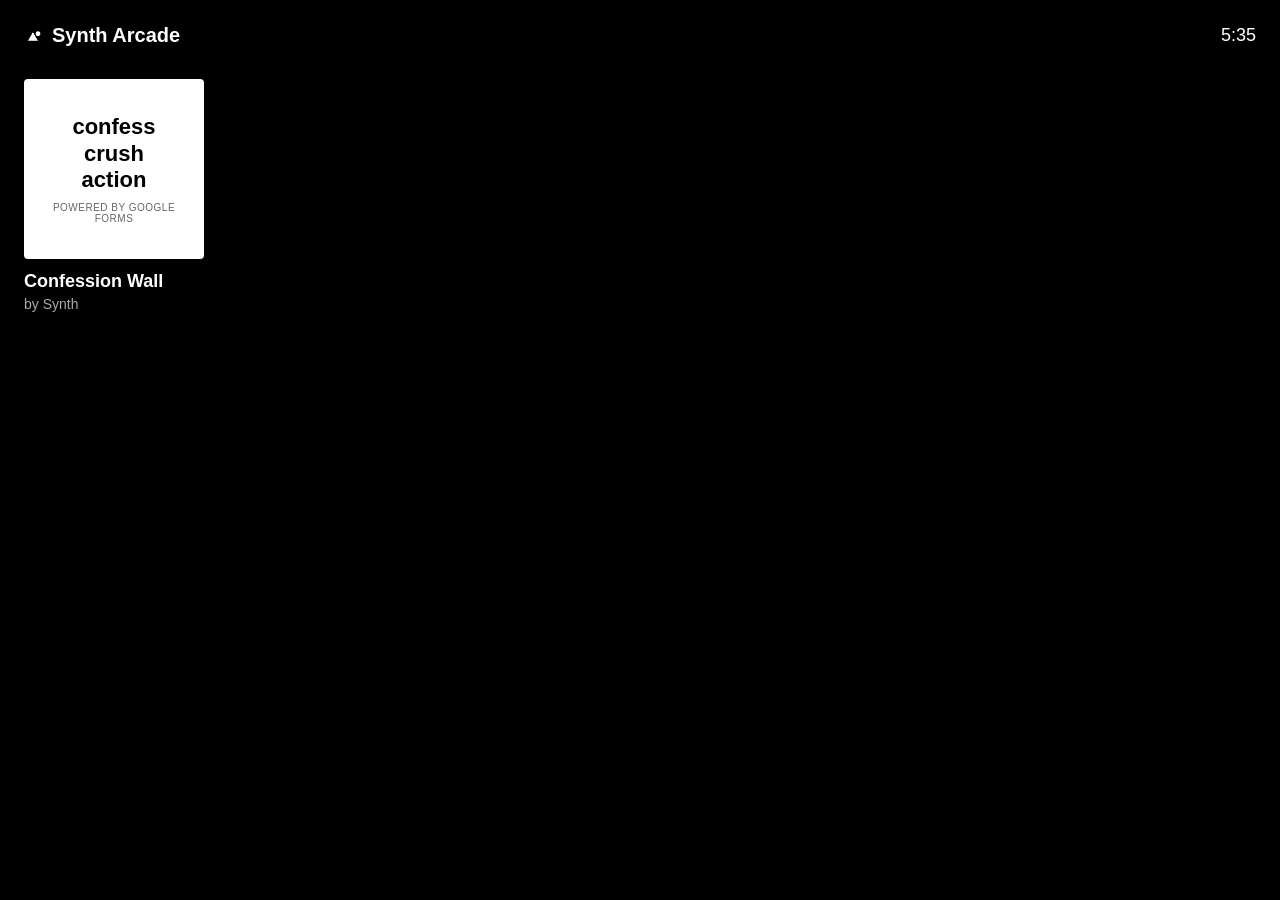
<file: 1/index.html>
<!DOCTYPE html>
<html lang="en">
<head>
    <meta charset="UTF-8">
    <meta name="viewport" content="width=device-width, initial-scale=1.0">
    <title>Synth Arcade</title>
    <link rel="stylesheet" href="style.css">
</head>
<body>

    <div class="header">
        <div class="logo-area">
            <img src="icon.png" alt="Logo" class="logo-icon-img">
            <span>Synth Arcade</span>
        </div>
        <div class="time" id="clock">10:01</div>
    </div>

    <div class="arcade-grid">
        <a href="game/confess.html" class="arcade-card">
            <div class="thumbnail-container">
                <div>
                    <div class="thumbnail-text">confess<br>crush<br>action</div>
                    <div class="thumbnail-footer">Powered by Google Forms</div>
                </div>
            </div>
            <div class="card-title">Confession Wall</div>
            <div class="card-author">by Synth</div>
        </a>
    </div>

    <script>
        function updateTime() {
            const now = new Date();
            let hours = now.getHours();
            let minutes = now.getMinutes();
            minutes = minutes < 10 ? '0' + minutes : minutes;
            document.getElementById('clock').textContent = hours + ':' + minutes;
        }

        updateTime();
        setInterval(updateTime, 1000);
    </script>

</body>
</html>
</file>
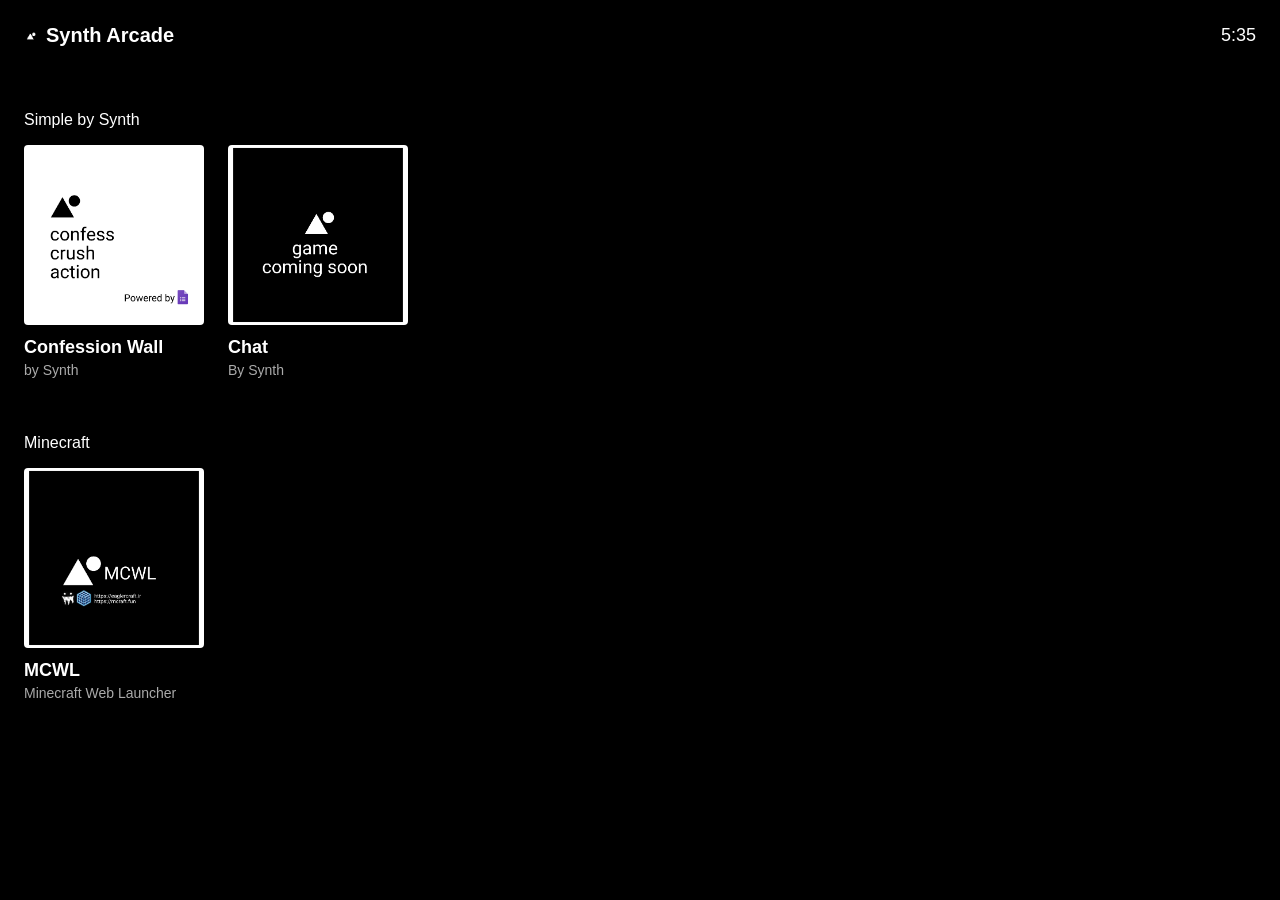
<file: 2/index.html>
<!DOCTYPE html>
<html lang="en">
<head>
    <meta charset="UTF-8">
    <meta name="viewport" content="width=device-width, initial-scale=1.0">
    <title>Synth Arcade</title>
    <link rel="stylesheet" href="style.css">
</head>
<body>

    <div class="header">
        <div class="logo-area">
            <img src="icon.png" alt="Logo" class="logo-icon-img">
            <span>Synth Arcade</span>
        </div>
        <div class="time" id="clock">11:01</div>
    </div>

    <!-- Section 1: Simple by Synth -->
    <div class="section-heading">Simple by Synth</div>
    <div class="arcade-grid horizontal-grid">
        <a href="game/confess.html" class="arcade-card">
            <div class="thumbnail-container">
                <img src="icon/confess.png" alt="Confess" class="thumbnail-img">
            </div>
            <div class="card-title">Confession Wall</div>
            <div class="card-author">by Synth</div>
        </a>

        <a href="#" class="arcade-card">
            <div class="thumbnail-container filled-black-container">
                <img src="icon/soon.png" alt="Chat Coming Soon" class="thumbnail-img">
            </div>
            <div class="card-title">Chat</div>
            <div class="card-author">By Synth</div>
        </a>
    </div>

    <!-- Section 2: Minecraft -->
    <div class="section-heading">Minecraft</div>
    <div class="arcade-grid horizontal-grid">
        <a href="game/synth-mcwl.html" class="arcade-card">
            <div class="thumbnail-container">
                <img src="icon/mcwl.png" alt="MCWL" class="thumbnail-img">
            </div>
            <div class="card-title">MCWL</div>
            <div class="card-author">Minecraft Web Launcher</div>
        </a>
    </div>

    <script>
        function updateTime() {
            const now = new Date();
            let hours = now.getHours();
            let minutes = now.getMinutes();
            minutes = minutes < 10 ? '0' + minutes : minutes;
            document.getElementById('clock').textContent = hours + ':' + minutes;
        }

        updateTime();
        setInterval(updateTime, 1000);
    </script>

</body>
</html>
</file>
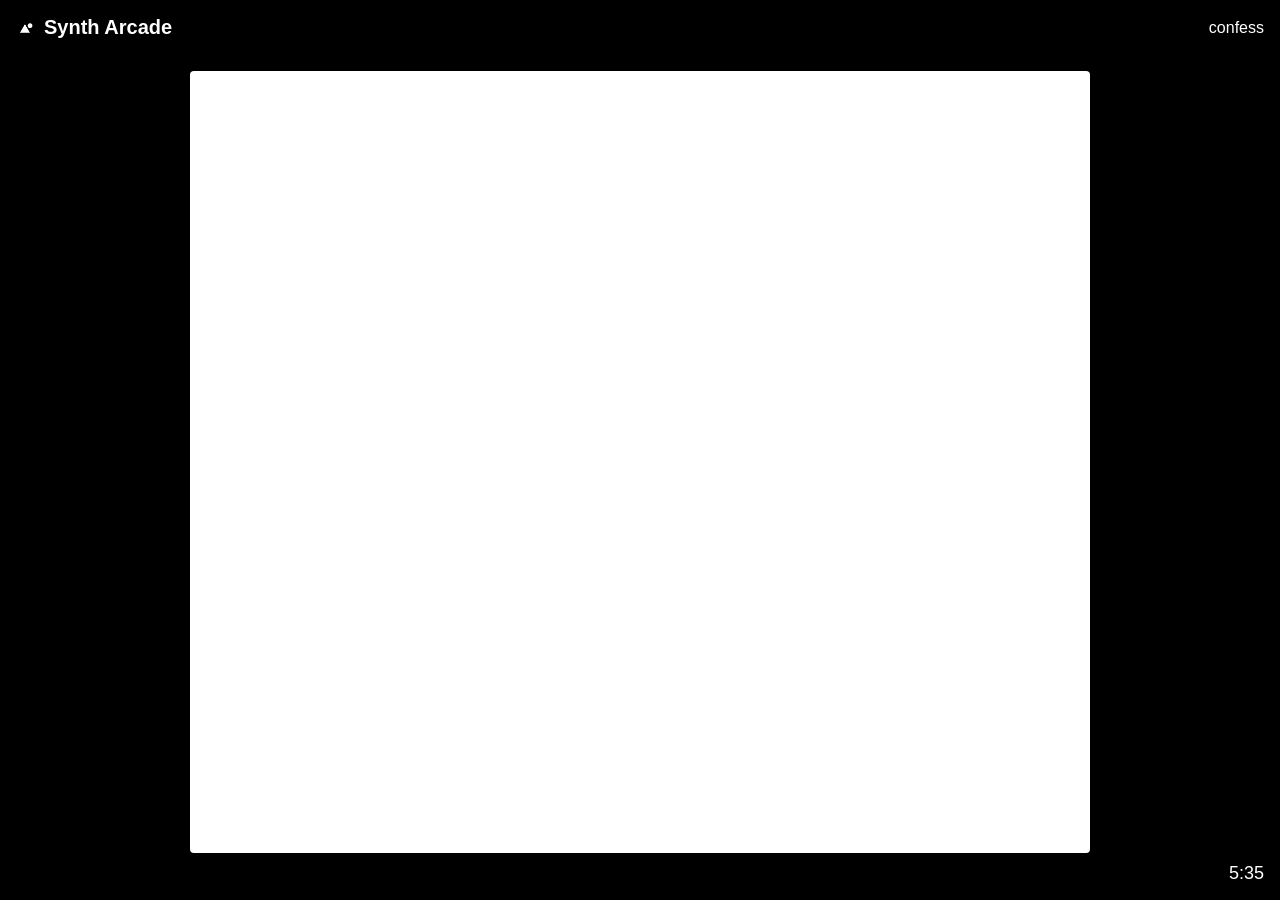
<file: 1/game/confess.html>
<!DOCTYPE html>
<html lang="en">
<head>
    <meta charset="UTF-8">
    <meta name="viewport" content="width=device-width, initial-scale=1.0">
    <title>Synth Arcade - Confess</title>
    <link rel="stylesheet" href="../style.css">
</head>
<body class="confess-page">

    <div class="header">
        <div class="logo-area">
            <img src="../icon.png" alt="Logo" class="logo-icon-img">
            <span>Synth Arcade</span>
        </div>
        <div class="page-subtitle">confess</div>
    </div>

    <div class="embed-container">
        <iframe src="https://forms.gle/Ai6NzbRfp67sAD7E9" title="Confession Form">Loading…</iframe>
    </div>

    <div class="footer-time" id="clock">10:01</div>

    <script>
        function updateTime() {
            const now = new Date();
            let hours = now.getHours();
            let minutes = now.getMinutes();
            minutes = minutes < 10 ? '0' + minutes : minutes;
            document.getElementById('clock').textContent = hours + ':' + minutes;
        }

        updateTime();
        setInterval(updateTime, 1000);
    </script>

</body>
</html>
</file>
<file: 1/style.css>
* {
    box-sizing: border-box;
    margin: 0;
    padding: 0;
    font-family: -apple-system, BlinkMacSystemFont, "Segoe UI", Roboto, Helvetica, Arial, sans-serif;
}

body {
    background-color: #000000;
    color: #ffffff;
    padding: 24px;
    min-height: 100vh;
    display: flex;
    flex-direction: column;
}

/* Shared Header */
.header {
    display: flex;
    justify-content: space-between;
    align-items: center;
    margin-bottom: 32px;
    flex-shrink: 0;
}

.logo-area {
    display: flex;
    align-items: center;
    gap: 8px;
    font-size: 20px;
    font-weight: bold;
}

/* Logo Image Styling */
.logo-icon-img {
    width: 20px;
    height: 20px;
    object-fit: contain;
}

.page-subtitle {
    font-size: 16px;
    font-weight: normal;
    color: #ffffff;
}

/* Main Page: Arcade Grid Section */
.arcade-grid {
    display: flex;
    flex-direction: column;
    gap: 12px;
    max-width: 220px;
}

.arcade-card {
    text-decoration: none;
    color: inherit;
    display: flex;
    flex-direction: column;
    cursor: pointer;
    transition: transform 0.2s ease;
}

.arcade-card:hover {
    transform: scale(1.02);
}

.thumbnail-container {
    width: 180px;
    height: 180px;
    background-color: #ffffff;
    display: flex;
    justify-content: center;
    align-items: center;
    padding: 16px;
    border-radius: 4px;
    text-align: center;
}

.thumbnail-text {
    color: #000000;
    font-weight: 900;
    font-size: 22px;
    line-height: 1.2;
    text-transform: lowercase;
}

.thumbnail-footer {
    font-size: 10px;
    color: #666666;
    margin-top: 8px;
    text-transform: uppercase;
    letter-spacing: 0.5px;
}

.card-title {
    font-size: 18px;
    font-weight: bold;
    margin-top: 12px;
}

.card-author {
    font-size: 14px;
    color: #aaaaaa;
    margin-top: 4px;
}

/* Confess Page: Embed Section */
body.confess-page {
    padding: 16px;
    overflow: hidden;
}

.embed-container {
    flex-grow: 1;
    width: 100%;
    max-width: 900px;
    margin: 0 auto;
    background-color: #ffffff;
    border-radius: 4px;
    overflow: hidden;
    position: relative;
}

.embed-container iframe {
    position: absolute;
    top: -40px;
    left: 0;
    width: 100%;
    height: calc(100% + 40px);
    border: none;
}

/* Footer / Time */
.time,
.footer-time {
    font-size: 18px;
    font-weight: 500;
}

.footer-time {
    text-align: right;
    margin-top: 10px;
    flex-shrink: 0;
}
</file>
<file: 2/style.css>
* {
    box-sizing: border-box;
    margin: 0;
    padding: 0;
    font-family: -apple-system, BlinkMacSystemFont, "Segoe UI", Roboto, Helvetica, Arial, sans-serif;
}

body {
    background-color: #000000;
    color: #ffffff;
    padding: 24px;
    min-height: 100vh;
    display: flex;
    flex-direction: column;
}

/* Shared Header */
.header {
    display: flex;
    justify-content: space-between;
    align-items: center;
    margin-bottom: 32px;
    flex-shrink: 0;
}

.logo-area {
    display: flex;
    align-items: center;
    gap: 8px;
    font-size: 20px;
    font-weight: bold;
}

/* Logo Image Styling (Smaller) */
.logo-icon-img {
    width: 14px;
    height: 14px;
    object-fit: contain;
}

.page-subtitle {
    font-size: 16px;
    font-weight: normal;
    color: #ffffff;
}

/* Section Headings */
.section-heading {
    font-size: 16px;
    color: #ffffff;
    margin-bottom: 16px;
    margin-top: 10px;
    font-weight: 500;
}

.section-heading:not(:first-of-type) {
    margin-top: 32px;
}

/* Horizontal Grid Layout */
.arcade-grid, .horizontal-grid {
    display: flex;
    flex-direction: row;
    flex-wrap: wrap;
    gap: 24px;
    max-width: 100%;
    margin-bottom: 24px;
}

.arcade-card {
    text-decoration: none;
    color: inherit;
    display: flex;
    flex-direction: column;
    cursor: pointer;
    transition: transform 0.2s ease;
}

.arcade-card:hover {
    transform: scale(1.02);
}

.thumbnail-container {
    width: 180px;
    height: 180px;
    background-color: #000000;
    border: none;
    display: flex;
    justify-content: center;
    align-items: center;
    padding: 0;
    border-radius: 4px;
    overflow: hidden;
    text-align: center;
}

.thumbnail-img {
    width: 100%;
    height: 100%;
    object-fit: cover;
    border-radius: 0;
}

.card-title {
    font-size: 18px;
    font-weight: bold;
    margin-top: 12px;
}

.card-author {
    font-size: 14px;
    color: #aaaaaa;
    margin-top: 4px;
}

/* Confess Page: Embed Section */
body.confess-page {
    padding: 16px;
    overflow: hidden;
}

.embed-container {
    flex-grow: 1;
    width: 100%;
    max-width: 900px;
    margin: 0 auto;
    background-color: #ffffff;
    border-radius: 4px;
    overflow: hidden;
    position: relative;
}

.embed-container iframe {
    position: absolute;
    top: -40px;
    left: 0;
    width: 100%;
    height: calc(100% + 40px);
    border: none;
}

/* Minecraft Web Launcher Layout Styles */
body.launcher-page {
    justify-content: space-between;
}

.launcher-hero {
    text-align: center;
    margin: auto 0;
}

.hero-badges {
    display: flex;
    justify-content: center;
    align-items: center;
    gap: 12px;
    font-size: 18px;
    color: #ffffff;
    margin-bottom: 16px;
}

.badge-cube {
    font-size: 20px;
}

.badge-img {
    width: 20px;
    height: 20px;
    object-fit: contain;
    vertical-align: middle;
    margin-right: 4px;
}

.launcher-hero h1 {
    font-size: 48px;
    font-weight: 800;
    line-height: 1.1;
    color: #ffffff;
}

.hero-author {
    font-size: 20px;
    font-weight: 400;
    color: #cccccc;
    display: inline-flex;
    align-items: center;
    gap: 6px;
    vertical-align: middle;
}

.versions-scroll {
    display: flex;
    align-items: flex-end;
    gap: 40px;
    overflow-x: auto;
    padding-bottom: 10px;
}

.version-card {
    min-width: 140px;
}

.version-card.more-card {
    background-color: #ffffff;
    color: #000000;
    padding: 16px;
    border-radius: 4px;
    min-width: 160px;
    height: 220px;
    display: flex;
    flex-direction: column;
    justify-content: space-between;
}

.more-card .version-title {
    color: #000000;
    font-size: 20px;
    font-weight: bold;
}

.more-card .version-desc {
    color: #000000;
    font-size: 11px;
    line-height: 1.3;
    text-align: center;
}

.version-title {
    font-size: 36px;
    font-weight: bold;
    color: #ffffff;
    margin-bottom: 8px;
}

.version-desc {
    font-size: 13px;
    color: #aaaaaa;
    line-height: 1.2;
}

.clients-label {
    font-size: 22px;
    color: #ffffff;
    margin-left: auto;
    align-self: center;
}

.clickable-card {
    cursor: pointer;
}

/* Modal Popup Styling */
.modal-overlay {
    display: none;
    position: fixed;
    top: 0;
    left: 0;
    width: 100%;
    height: 100%;
    background-color: rgba(0, 0, 0, 0.7);
    justify-content: center;
    align-items: center;
    z-index: 1000;
}

.modal-content {
    background-color: #ffffff;
    color: #000000;
    width: 90%;
    max-width: 500px;
    padding: 24px;
    border-radius: 6px;
    position: relative;
    box-shadow: 0 10px 25px rgba(0,0,0,0.5);
}

.modal-header-row {
    display: flex;
    justify-content: space-between;
    align-items: center;
    margin-bottom: 20px;
    border-bottom: 2px solid #eee;
    padding-bottom: 10px;
}

.modal-header-row h2 {
    font-size: 28px;
    font-weight: bold;
}

.close-btn {
    background: none;
    border: none;
    font-size: 28px;
    cursor: pointer;
    color: #666;
}

.close-btn:hover {
    color: #000;
}

.modal-options {
    display: flex;
    flex-direction: column;
    gap: 12px;
}

.modal-option-link {
    display: block;
    background-color: #f0f0f0;
    color: #000000;
    padding: 12px 16px;
    border-radius: 4px;
    text-decoration: none;
    font-weight: 500;
    font-size: 15px;
    transition: background-color 0.2s ease;
}

.modal-option-link:hover {
    background-color: #e0e0e0;
}

/* Footer / Time */
.time, .footer-time {
    font-size: 18px;
    font-weight: 500;
}

.footer-time {
    text-align: right;
    margin-top: 10px;
    flex-shrink: 0;
}
</file>
